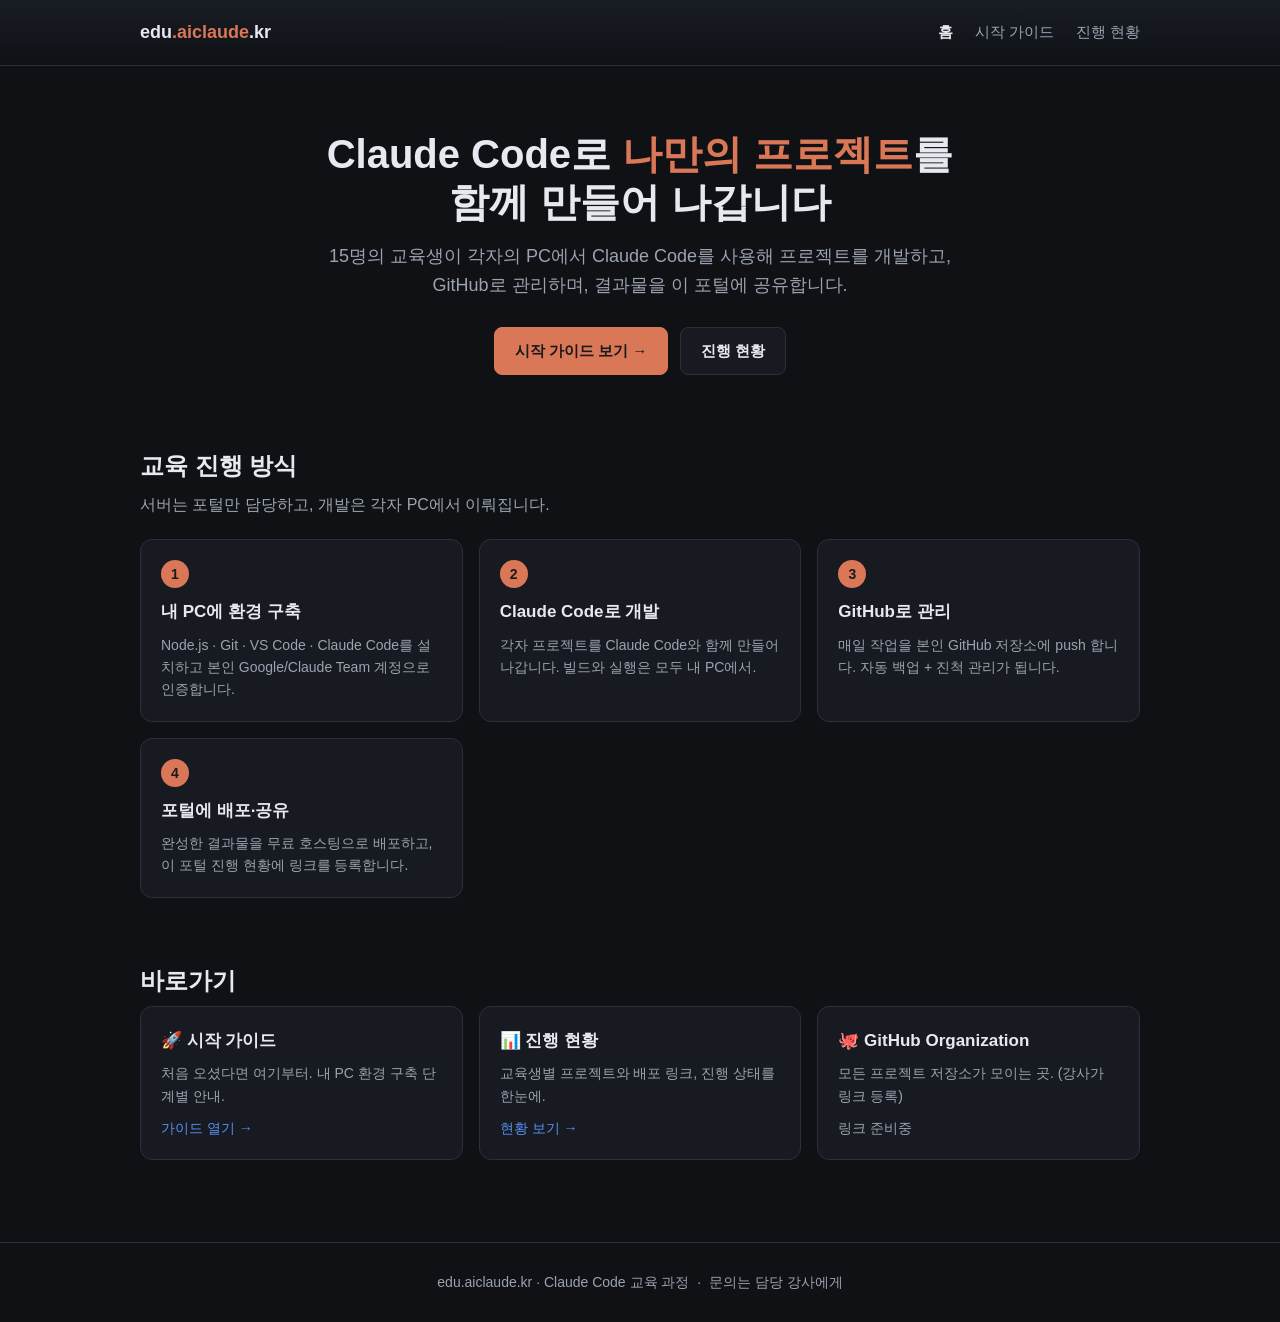
<file: portal/index.html>
<!DOCTYPE html>
<html lang="ko">
<head>
  <meta charset="UTF-8" />
  <meta name="viewport" content="width=device-width, initial-scale=1.0" />
  <meta name="description" content="Claude Code 교육 포털 — 15명의 교육생이 각자 PC에서 프로젝트를 개발하고 GitHub로 관리하며 결과물을 공유합니다." />
  <meta property="og:title" content="edu.aiclaude.kr · Claude Code 교육 포털" />
  <meta property="og:description" content="Claude Code로 나만의 프로젝트를 함께 만들어 나갑니다." />
  <meta property="og:type" content="website" />
  <title>edu.aiclaude.kr · Claude Code 교육 포털</title>
  <link rel="icon" href="assets/favicon.svg" type="image/svg+xml" />
  <link rel="stylesheet" href="assets/style.css" />
</head>
<body>
  <header class="site">
    <div class="wrap">
      <nav class="nav">
        <span class="brand">edu<span>.aiclaude</span>.kr</span>
        <span class="spacer"></span>
        <a class="link active" href="index.html">홈</a>
        <a class="link" href="onboarding.html">시작 가이드</a>
        <a class="link" href="progress.html">진행 현황</a>
      </nav>
    </div>
  </header>

  <div class="wrap">
    <section class="hero">
      <h1>Claude Code로 <span>나만의 프로젝트</span>를<br />함께 만들어 나갑니다</h1>
      <p>15명의 교육생이 각자의 PC에서 Claude Code를 사용해 프로젝트를 개발하고,
         GitHub로 관리하며, 결과물을 이 포털에 공유합니다.</p>
      <div class="cta">
        <a class="btn primary" href="onboarding.html">시작 가이드 보기 →</a>
        <a class="btn ghost" href="progress.html">진행 현황</a>
      </div>
    </section>

    <section>
      <h2 class="section-title">교육 진행 방식</h2>
      <p class="section-sub">서버는 포털만 담당하고, 개발은 각자 PC에서 이뤄집니다.</p>
      <div class="grid">
        <div class="card">
          <div class="step-no">1</div>
          <h3>내 PC에 환경 구축</h3>
          <p>Node.js · Git · VS Code · Claude Code를 설치하고 본인 Google/Claude Team 계정으로 인증합니다.</p>
        </div>
        <div class="card">
          <div class="step-no">2</div>
          <h3>Claude Code로 개발</h3>
          <p>각자 프로젝트를 Claude Code와 함께 만들어 나갑니다. 빌드와 실행은 모두 내 PC에서.</p>
        </div>
        <div class="card">
          <div class="step-no">3</div>
          <h3>GitHub로 관리</h3>
          <p>매일 작업을 본인 GitHub 저장소에 push 합니다. 자동 백업 + 진척 관리가 됩니다.</p>
        </div>
        <div class="card">
          <div class="step-no">4</div>
          <h3>포털에 배포·공유</h3>
          <p>완성한 결과물을 무료 호스팅으로 배포하고, 이 포털 진행 현황에 링크를 등록합니다.</p>
        </div>
      </div>
    </section>

    <section>
      <h2 class="section-title">바로가기</h2>
      <div class="grid">
        <div class="card">
          <h3>🚀 시작 가이드</h3>
          <p>처음 오셨다면 여기부터. 내 PC 환경 구축 단계별 안내.</p>
          <p style="margin-top:10px"><a href="onboarding.html">가이드 열기 →</a></p>
        </div>
        <div class="card">
          <h3>📊 진행 현황</h3>
          <p>교육생별 프로젝트와 배포 링크, 진행 상태를 한눈에.</p>
          <p style="margin-top:10px"><a href="progress.html">현황 보기 →</a></p>
        </div>
        <div class="card">
          <h3>🐙 GitHub Organization</h3>
          <p>모든 프로젝트 저장소가 모이는 곳. (강사가 링크 등록)</p>
          <p style="margin-top:10px"><a href="#" onclick="return false" style="color:var(--muted)">링크 준비중</a></p>
        </div>
      </div>
    </section>
  </div>

  <footer class="site">
    <div class="wrap">
      edu.aiclaude.kr · Claude Code 교육 과정 &nbsp;·&nbsp; 문의는 담당 강사에게
    </div>
  </footer>
</body>
</html>
</file>
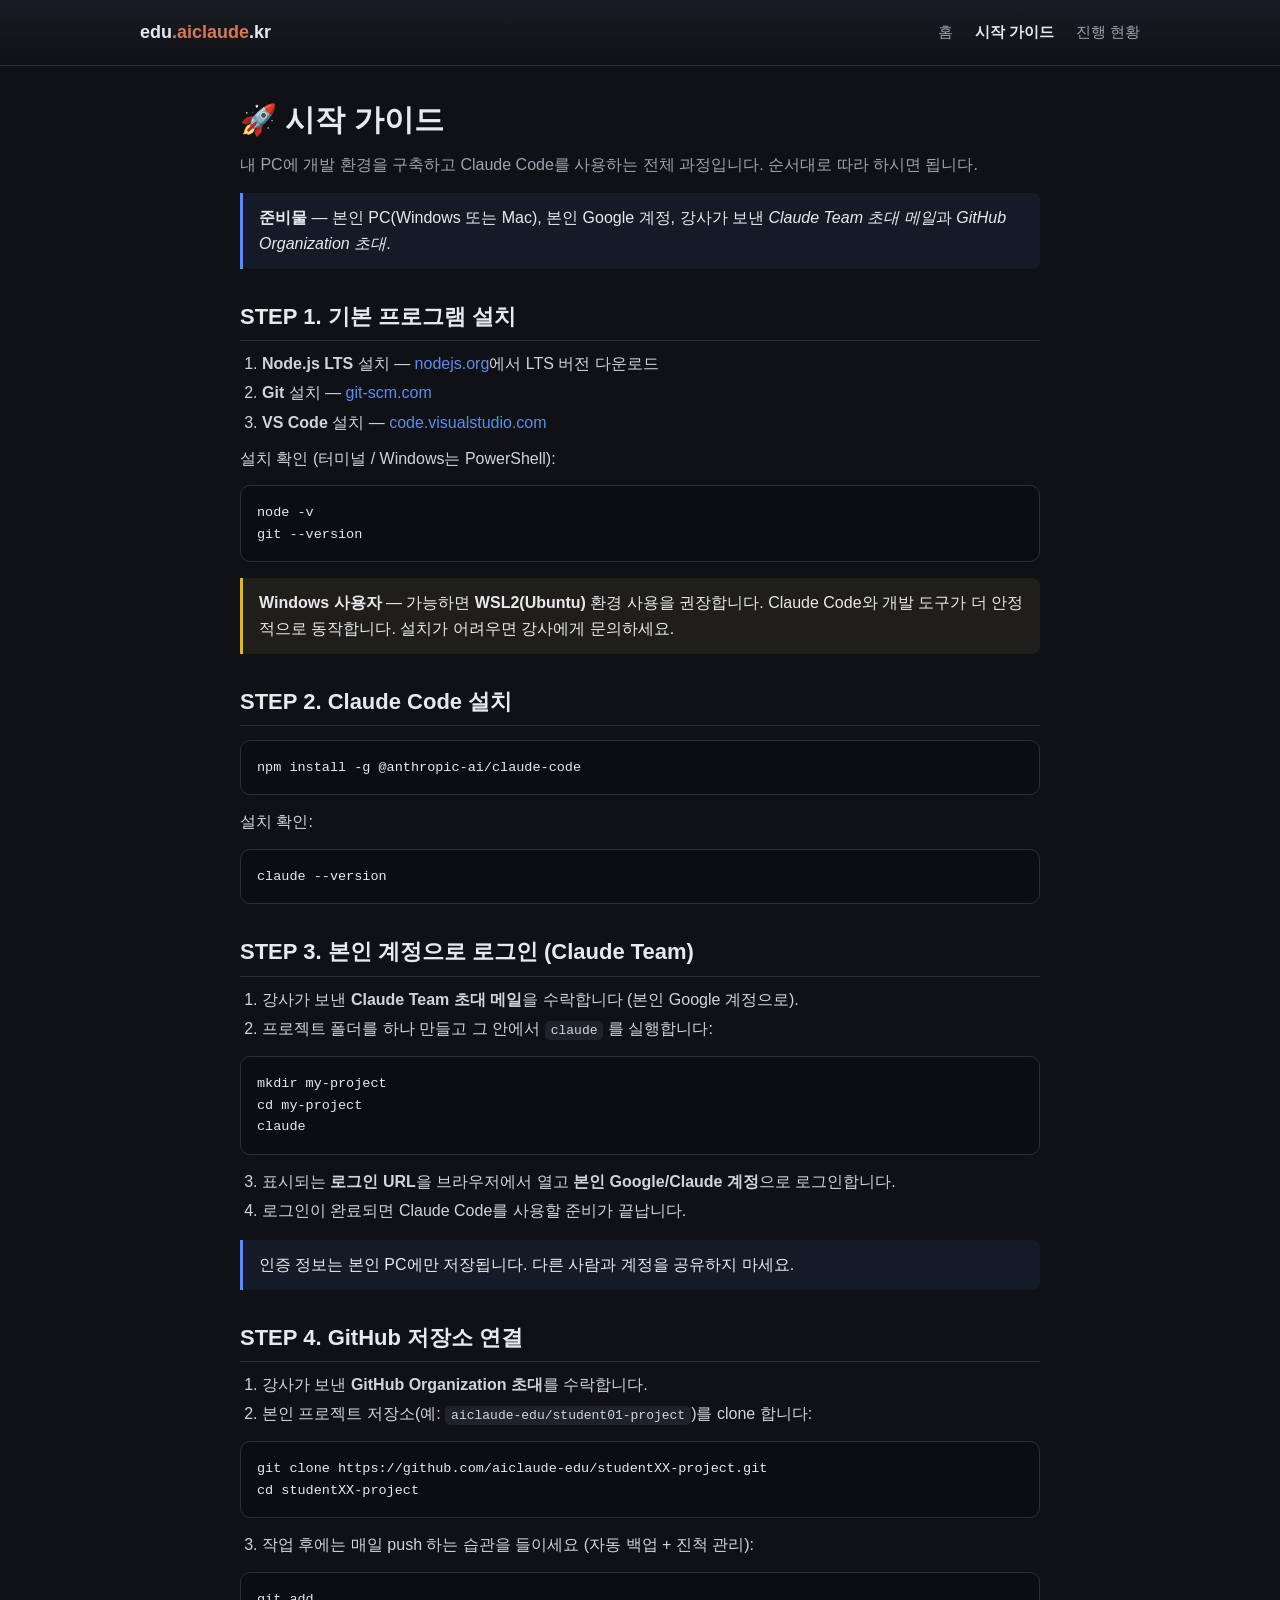
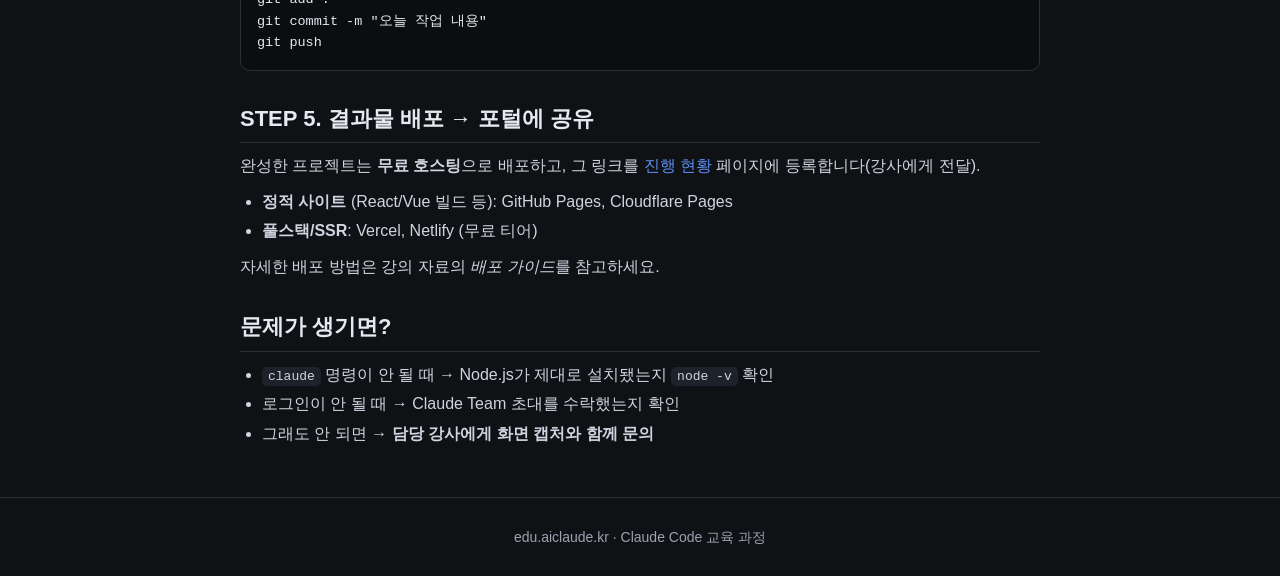
<file: portal/onboarding.html>
<!DOCTYPE html>
<html lang="ko">
<head>
  <meta charset="UTF-8" />
  <meta name="viewport" content="width=device-width, initial-scale=1.0" />
  <meta name="description" content="Claude Code 교육생 시작 가이드 — 내 PC에 개발 환경 구축부터 GitHub 연결, 결과물 배포까지." />
  <title>시작 가이드 · edu.aiclaude.kr</title>
  <link rel="icon" href="assets/favicon.svg" type="image/svg+xml" />
  <link rel="stylesheet" href="assets/style.css" />
</head>
<body>
  <header class="site">
    <div class="wrap">
      <nav class="nav">
        <span class="brand">edu<span>.aiclaude</span>.kr</span>
        <span class="spacer"></span>
        <a class="link" href="index.html">홈</a>
        <a class="link active" href="onboarding.html">시작 가이드</a>
        <a class="link" href="progress.html">진행 현황</a>
      </nav>
    </div>
  </header>

  <div class="wrap">
    <article class="doc" style="margin: 30px auto;">
      <h1>🚀 시작 가이드</h1>
      <p style="color:var(--muted)">내 PC에 개발 환경을 구축하고 Claude Code를 사용하는 전체 과정입니다.
         순서대로 따라 하시면 됩니다.</p>

      <div class="callout">
        <strong>준비물</strong> — 본인 PC(Windows 또는 Mac), 본인 Google 계정,
        강사가 보낸 <em>Claude Team 초대 메일</em>과 <em>GitHub Organization 초대</em>.
      </div>

      <h2>STEP 1. 기본 프로그램 설치</h2>
      <ol>
        <li><strong>Node.js LTS</strong> 설치 — <a href="https://nodejs.org" target="_blank">nodejs.org</a>에서 LTS 버전 다운로드</li>
        <li><strong>Git</strong> 설치 — <a href="https://git-scm.com" target="_blank">git-scm.com</a></li>
        <li><strong>VS Code</strong> 설치 — <a href="https://code.visualstudio.com" target="_blank">code.visualstudio.com</a></li>
      </ol>
      <p>설치 확인 (터미널 / Windows는 PowerShell):</p>
      <pre>node -v
git --version</pre>

      <div class="callout warn">
        <strong>Windows 사용자</strong> — 가능하면 <strong>WSL2(Ubuntu)</strong> 환경 사용을 권장합니다.
        Claude Code와 개발 도구가 더 안정적으로 동작합니다. 설치가 어려우면 강사에게 문의하세요.
      </div>

      <h2>STEP 2. Claude Code 설치</h2>
      <pre>npm install -g @anthropic-ai/claude-code</pre>
      <p>설치 확인:</p>
      <pre>claude --version</pre>

      <h2>STEP 3. 본인 계정으로 로그인 (Claude Team)</h2>
      <ol>
        <li>강사가 보낸 <strong>Claude Team 초대 메일</strong>을 수락합니다 (본인 Google 계정으로).</li>
        <li>프로젝트 폴더를 하나 만들고 그 안에서 <code class="inline">claude</code> 를 실행합니다:</li>
      </ol>
      <pre>mkdir my-project
cd my-project
claude</pre>
      <ol start="3">
        <li>표시되는 <strong>로그인 URL</strong>을 브라우저에서 열고 <strong>본인 Google/Claude 계정</strong>으로 로그인합니다.</li>
        <li>로그인이 완료되면 Claude Code를 사용할 준비가 끝납니다.</li>
      </ol>
      <div class="callout">
        인증 정보는 본인 PC에만 저장됩니다. 다른 사람과 계정을 공유하지 마세요.
      </div>

      <h2>STEP 4. GitHub 저장소 연결</h2>
      <ol>
        <li>강사가 보낸 <strong>GitHub Organization 초대</strong>를 수락합니다.</li>
        <li>본인 프로젝트 저장소(예: <code class="inline">aiclaude-edu/student01-project</code>)를 clone 합니다:</li>
      </ol>
      <pre>git clone https://github.com/aiclaude-edu/studentXX-project.git
cd studentXX-project</pre>
      <ol start="3">
        <li>작업 후에는 매일 push 하는 습관을 들이세요 (자동 백업 + 진척 관리):</li>
      </ol>
      <pre>git add .
git commit -m "오늘 작업 내용"
git push</pre>

      <h2>STEP 5. 결과물 배포 → 포털에 공유</h2>
      <p>완성한 프로젝트는 <strong>무료 호스팅</strong>으로 배포하고, 그 링크를
         <a href="progress.html">진행 현황</a> 페이지에 등록합니다(강사에게 전달).</p>
      <ul>
        <li><strong>정적 사이트</strong> (React/Vue 빌드 등): GitHub Pages, Cloudflare Pages</li>
        <li><strong>풀스택/SSR</strong>: Vercel, Netlify (무료 티어)</li>
      </ul>
      <p>자세한 배포 방법은 강의 자료의 <em>배포 가이드</em>를 참고하세요.</p>

      <h2>문제가 생기면?</h2>
      <ul>
        <li><code class="inline">claude</code> 명령이 안 될 때 → Node.js가 제대로 설치됐는지 <code class="inline">node -v</code> 확인</li>
        <li>로그인이 안 될 때 → Claude Team 초대를 수락했는지 확인</li>
        <li>그래도 안 되면 → <strong>담당 강사에게 화면 캡처와 함께 문의</strong></li>
      </ul>
    </article>
  </div>

  <footer class="site">
    <div class="wrap">edu.aiclaude.kr · Claude Code 교육 과정</div>
  </footer>

  <script>
  // 모든 <pre> 코드 블록에 복사 버튼을 자동 추가
  document.querySelectorAll("article.doc pre").forEach(pre => {
    const wrap = document.createElement("div");
    wrap.className = "pre-wrap";
    pre.parentNode.insertBefore(wrap, pre);
    wrap.appendChild(pre);

    const btn = document.createElement("button");
    btn.className = "copy-btn";
    btn.type = "button";
    btn.textContent = "복사";
    wrap.appendChild(btn);

    btn.addEventListener("click", async () => {
      try {
        await navigator.clipboard.writeText(pre.textContent);
      } catch {
        const r = document.createRange(); r.selectNodeContents(pre);
        const sel = getSelection(); sel.removeAllRanges(); sel.addRange(r);
        document.execCommand("copy"); sel.removeAllRanges();
      }
      btn.textContent = "복사됨 ✓";
      btn.classList.add("copied");
      setTimeout(() => { btn.textContent = "복사"; btn.classList.remove("copied"); }, 1500);
    });
  });
  </script>
</body>
</html>
</file>
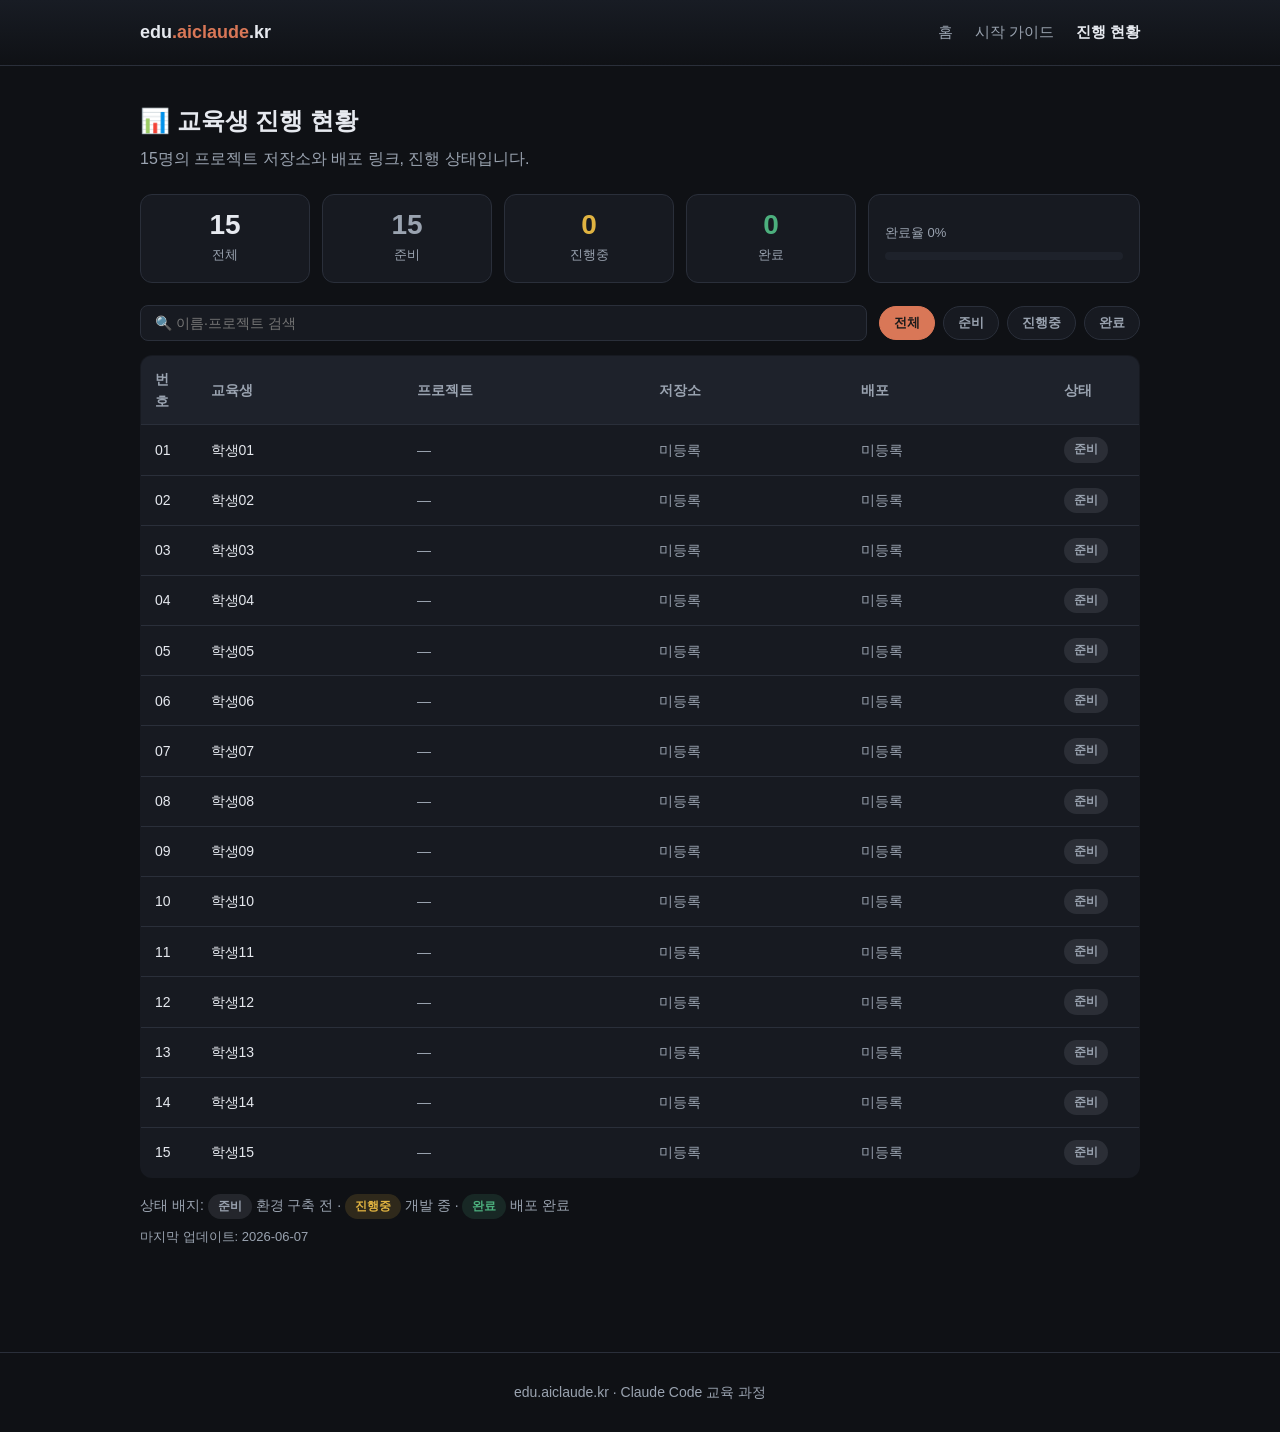
<file: portal/progress.html>
<!DOCTYPE html>
<html lang="ko">
<head>
  <meta charset="UTF-8" />
  <meta name="viewport" content="width=device-width, initial-scale=1.0" />
  <meta name="description" content="Claude Code 교육생 15명의 프로젝트 진행 현황 · 저장소 · 배포 링크" />
  <title>진행 현황 · edu.aiclaude.kr</title>
  <link rel="icon" href="assets/favicon.svg" type="image/svg+xml" />
  <link rel="stylesheet" href="assets/style.css" />
</head>
<body>
  <header class="site">
    <div class="wrap">
      <nav class="nav">
        <span class="brand">edu<span>.aiclaude</span>.kr</span>
        <span class="spacer"></span>
        <a class="link" href="index.html">홈</a>
        <a class="link" href="onboarding.html">시작 가이드</a>
        <a class="link active" href="progress.html">진행 현황</a>
      </nav>
    </div>
  </header>

  <div class="wrap">
    <section style="padding-top:36px">
      <h2 class="section-title">📊 교육생 진행 현황</h2>
      <p class="section-sub">15명의 프로젝트 저장소와 배포 링크, 진행 상태입니다.</p>

      <!-- 요약 통계 (자동 계산) -->
      <div class="stats" id="stats"></div>

      <!-- 검색 / 필터 -->
      <div class="toolbar">
        <input id="search" class="search" type="search" placeholder="🔍 이름·프로젝트 검색" />
        <div class="filters" id="filters">
          <button class="chip active" data-filter="all">전체</button>
          <button class="chip" data-filter="todo">준비</button>
          <button class="chip" data-filter="prog">진행중</button>
          <button class="chip" data-filter="ok">완료</button>
        </div>
      </div>

      <table class="board">
        <thead>
          <tr>
            <th style="width:56px">번호</th>
            <th>교육생</th>
            <th>프로젝트</th>
            <th>저장소</th>
            <th>배포</th>
            <th style="width:90px">상태</th>
          </tr>
        </thead>
        <tbody id="rows"></tbody>
      </table>
      <p id="empty" class="empty" hidden>검색 결과가 없습니다.</p>

      <p style="color:var(--muted); margin-top:16px; font-size:14px">
        상태 배지: <span class="badge todo">준비</span> 환경 구축 전 ·
        <span class="badge prog">진행중</span> 개발 중 ·
        <span class="badge ok">완료</span> 배포 완료
      </p>
      <p id="updated" class="section-sub" style="font-size:13px; margin-top:8px"></p>
    </section>
  </div>

  <footer class="site">
    <div class="wrap">edu.aiclaude.kr · Claude Code 교육 과정</div>
  </footer>

  <script>
  /* ─────────────────────────────────────────────────────────────
     강사 안내: 아래 STUDENTS 배열만 수정하면 표·요약 통계가 자동 갱신됩니다.
       name     : 교육생 이름(또는 닉네임)
       project  : 프로젝트명 (없으면 "")
       repo     : GitHub 저장소 URL (없으면 "")
       demo     : 배포(데모) URL (없으면 "")
       status   : "todo"(준비) | "prog"(진행중) | "ok"(완료)
     UPDATED 날짜도 갱신해 주세요.
  ───────────────────────────────────────────────────────────── */
  const UPDATED = "2026-06-07";
  const STUDENTS = [
    { name: "학생01", project: "",  repo: "", demo: "", status: "todo" },
    { name: "학생02", project: "",  repo: "", demo: "", status: "todo" },
    { name: "학생03", project: "",  repo: "", demo: "", status: "todo" },
    { name: "학생04", project: "",  repo: "", demo: "", status: "todo" },
    { name: "학생05", project: "",  repo: "", demo: "", status: "todo" },
    { name: "학생06", project: "",  repo: "", demo: "", status: "todo" },
    { name: "학생07", project: "",  repo: "", demo: "", status: "todo" },
    { name: "학생08", project: "",  repo: "", demo: "", status: "todo" },
    { name: "학생09", project: "",  repo: "", demo: "", status: "todo" },
    { name: "학생10", project: "",  repo: "", demo: "", status: "todo" },
    { name: "학생11", project: "",  repo: "", demo: "", status: "todo" },
    { name: "학생12", project: "",  repo: "", demo: "", status: "todo" },
    { name: "학생13", project: "",  repo: "", demo: "", status: "todo" },
    { name: "학생14", project: "",  repo: "", demo: "", status: "todo" },
    { name: "학생15", project: "",  repo: "", demo: "", status: "todo" },
  ];

  const LABEL = { todo: "준비", prog: "진행중", ok: "완료" };
  const esc = (s) => String(s).replace(/[&<>"']/g, c =>
    ({ "&":"&amp;","<":"&lt;",">":"&gt;",'"':"&quot;","'":"&#39;" }[c]));
  const dash = '<span style="color:var(--muted)">—</span>';
  const link = (url, text) =>
    url ? `<a href="${esc(url)}" target="_blank" rel="noopener">${text}</a>`
        : '<span style="color:var(--muted)">미등록</span>';

  let activeFilter = "all";
  let query = "";

  function renderStats() {
    const c = { todo: 0, prog: 0, ok: 0 };
    STUDENTS.forEach(s => { c[s.status] = (c[s.status] || 0) + 1; });
    const total = STUDENTS.length;
    const pct = total ? Math.round((c.ok / total) * 100) : 0;
    document.getElementById("stats").innerHTML = `
      <div class="stat"><div class="stat-num">${total}</div><div class="stat-lbl">전체</div></div>
      <div class="stat"><div class="stat-num" style="color:var(--muted)">${c.todo}</div><div class="stat-lbl">준비</div></div>
      <div class="stat"><div class="stat-num" style="color:var(--warn)">${c.prog}</div><div class="stat-lbl">진행중</div></div>
      <div class="stat"><div class="stat-num" style="color:var(--ok)">${c.ok}</div><div class="stat-lbl">완료</div></div>
      <div class="stat wide">
        <div class="stat-lbl" style="margin-bottom:8px">완료율 ${pct}%</div>
        <div class="bar"><div class="bar-fill" style="width:${pct}%"></div></div>
      </div>`;
  }

  function renderRows() {
    const tbody = document.getElementById("rows");
    const q = query.trim().toLowerCase();
    const list = STUDENTS
      .map((s, i) => ({ ...s, no: i + 1 }))
      .filter(s => activeFilter === "all" || s.status === activeFilter)
      .filter(s => !q ||
        s.name.toLowerCase().includes(q) ||
        (s.project || "").toLowerCase().includes(q));

    tbody.innerHTML = list.map(s => `
      <tr>
        <td>${String(s.no).padStart(2, "0")}</td>
        <td>${esc(s.name)}</td>
        <td>${s.project ? esc(s.project) : dash}</td>
        <td>${link(s.repo, "repo")}</td>
        <td>${link(s.demo, "demo")}</td>
        <td><span class="badge ${s.status}">${LABEL[s.status]}</span></td>
      </tr>`).join("");

    document.getElementById("empty").hidden = list.length > 0;
  }

  function render() { renderStats(); renderRows(); }

  document.getElementById("search").addEventListener("input", e => {
    query = e.target.value; renderRows();
  });
  document.getElementById("filters").addEventListener("click", e => {
    const btn = e.target.closest(".chip");
    if (!btn) return;
    activeFilter = btn.dataset.filter;
    document.querySelectorAll("#filters .chip").forEach(b =>
      b.classList.toggle("active", b === btn));
    renderRows();
  });

  document.getElementById("updated").textContent = "마지막 업데이트: " + UPDATED;
  render();
  </script>
</body>
</html>
</file>
<file: portal/assets/style.css>
:root {
  --bg: #0f1115;
  --panel: #171a21;
  --panel-2: #1e222b;
  --text: #e6e9ef;
  --muted: #9aa3b0;
  --accent: #d97757;
  --accent-2: #5b8def;
  --border: #2a2f3a;
  --ok: #4caf7d;
  --warn: #e0b341;
}

* { box-sizing: border-box; margin: 0; padding: 0; }

body {
  font-family: -apple-system, BlinkMacSystemFont, "Segoe UI", "Noto Sans KR", Roboto, sans-serif;
  background: var(--bg);
  color: var(--text);
  line-height: 1.6;
  -webkit-font-smoothing: antialiased;
}

a { color: var(--accent-2); text-decoration: none; }
a:hover { text-decoration: underline; }

header.site {
  background: linear-gradient(180deg, #181c24, #0f1115);
  border-bottom: 1px solid var(--border);
  padding: 18px 0;
  position: sticky;
  top: 0;
  z-index: 10;
  backdrop-filter: blur(6px);
}

.wrap { max-width: 1040px; margin: 0 auto; padding: 0 20px; }

.nav {
  display: flex;
  align-items: center;
  gap: 22px;
}
.brand { font-weight: 700; font-size: 18px; color: var(--text); }
.brand span { color: var(--accent); }
.nav a.link { color: var(--muted); font-size: 15px; }
.nav a.link:hover { color: var(--text); text-decoration: none; }
.nav a.link.active { color: var(--text); font-weight: 600; }
.nav .spacer { flex: 1; }

.hero {
  padding: 64px 0 40px;
  text-align: center;
}
.hero h1 { font-size: 40px; line-height: 1.2; margin-bottom: 16px; }
.hero h1 span { color: var(--accent); }
.hero p { color: var(--muted); font-size: 18px; max-width: 640px; margin: 0 auto; }
.hero .cta { margin-top: 28px; display: flex; gap: 12px; justify-content: center; flex-wrap: wrap; }

.btn {
  display: inline-block;
  padding: 11px 20px;
  border-radius: 8px;
  font-weight: 600;
  font-size: 15px;
  border: 1px solid var(--border);
}
.btn.primary { background: var(--accent); color: #1a1a1a; border-color: var(--accent); }
.btn.primary:hover { filter: brightness(1.05); text-decoration: none; }
.btn.ghost { background: var(--panel); color: var(--text); }
.btn.ghost:hover { background: var(--panel-2); text-decoration: none; }

section { padding: 32px 0; }
h2.section-title { font-size: 24px; margin-bottom: 6px; }
.section-sub { color: var(--muted); margin-bottom: 22px; }

.grid {
  display: grid;
  grid-template-columns: repeat(auto-fill, minmax(240px, 1fr));
  gap: 16px;
}
.card {
  background: var(--panel);
  border: 1px solid var(--border);
  border-radius: 12px;
  padding: 20px;
}
.card h3 { font-size: 17px; margin-bottom: 8px; }
.card p { color: var(--muted); font-size: 14px; }
.card .step-no {
  display: inline-flex; align-items: center; justify-content: center;
  width: 28px; height: 28px; border-radius: 50%;
  background: var(--accent); color: #1a1a1a; font-weight: 700; font-size: 14px;
  margin-bottom: 10px;
}

table.board {
  width: 100%;
  border-collapse: collapse;
  background: var(--panel);
  border: 1px solid var(--border);
  border-radius: 12px;
  overflow: hidden;
}
table.board th, table.board td {
  text-align: left;
  padding: 12px 14px;
  border-bottom: 1px solid var(--border);
  font-size: 14px;
}
table.board th { background: var(--panel-2); color: var(--muted); font-weight: 600; }
table.board tr:last-child td { border-bottom: none; }

.badge {
  display: inline-block; padding: 3px 10px; border-radius: 999px;
  font-size: 12px; font-weight: 600;
}
.badge.ok { background: rgba(76,175,125,.15); color: var(--ok); }
.badge.prog { background: rgba(224,179,65,.15); color: var(--warn); }
.badge.todo { background: rgba(154,163,176,.15); color: var(--muted); }

code, pre {
  font-family: "SFMono-Regular", Consolas, "Liberation Mono", Menlo, monospace;
}
pre {
  background: #0b0d11;
  border: 1px solid var(--border);
  border-radius: 10px;
  padding: 16px;
  overflow-x: auto;
  font-size: 13.5px;
  margin: 14px 0;
}
code.inline { background: var(--panel-2); padding: 2px 6px; border-radius: 5px; font-size: 13px; }

.doc { max-width: 800px; }
.doc h1 { font-size: 30px; margin: 12px 0 8px; }
.doc h2 { font-size: 22px; margin: 30px 0 10px; border-bottom: 1px solid var(--border); padding-bottom: 6px; }
.doc h3 { font-size: 17px; margin: 22px 0 8px; }
.doc p, .doc li { color: #cfd5df; }
.doc ul, .doc ol { margin: 10px 0 10px 22px; }
.doc li { margin: 4px 0; }
.callout {
  background: rgba(91,141,239,.08);
  border-left: 3px solid var(--accent-2);
  padding: 12px 16px; border-radius: 0 8px 8px 0; margin: 16px 0;
}
.callout.warn { background: rgba(224,179,65,.08); border-left-color: var(--warn); }

footer.site {
  border-top: 1px solid var(--border);
  padding: 28px 0;
  margin-top: 50px;
  color: var(--muted);
  font-size: 14px;
  text-align: center;
}

/* ── 진행 현황: 요약 통계 ── */
.stats {
  display: grid;
  grid-template-columns: repeat(4, 1fr) 1.6fr;
  gap: 12px;
  margin: 4px 0 22px;
}
.stat {
  background: var(--panel);
  border: 1px solid var(--border);
  border-radius: 12px;
  padding: 16px;
  text-align: center;
}
.stat.wide { text-align: left; display: flex; flex-direction: column; justify-content: center; }
.stat-num { font-size: 28px; font-weight: 700; line-height: 1; }
.stat-lbl { color: var(--muted); font-size: 13px; margin-top: 6px; }
.bar { height: 8px; background: var(--panel-2); border-radius: 999px; overflow: hidden; }
.bar-fill { height: 100%; background: linear-gradient(90deg, var(--accent), var(--ok)); border-radius: 999px; transition: width .4s ease; }

/* ── 진행 현황: 검색 / 필터 ── */
.toolbar {
  display: flex; gap: 12px; align-items: center;
  margin-bottom: 14px; flex-wrap: wrap;
}
.search {
  flex: 1; min-width: 200px;
  background: var(--panel); color: var(--text);
  border: 1px solid var(--border); border-radius: 8px;
  padding: 9px 14px; font-size: 14px;
}
.search:focus { outline: none; border-color: var(--accent-2); }
.filters { display: flex; gap: 8px; flex-wrap: wrap; }
.chip {
  background: var(--panel); color: var(--muted);
  border: 1px solid var(--border); border-radius: 999px;
  padding: 7px 14px; font-size: 13px; font-weight: 600; cursor: pointer;
}
.chip:hover { color: var(--text); }
.chip.active { background: var(--accent); color: #1a1a1a; border-color: var(--accent); }
.empty { color: var(--muted); text-align: center; padding: 28px 0; }

/* ── 코드 복사 버튼 ── */
.pre-wrap { position: relative; }
.copy-btn {
  position: absolute; top: 8px; right: 8px;
  background: var(--panel-2); color: var(--muted);
  border: 1px solid var(--border); border-radius: 6px;
  padding: 4px 10px; font-size: 12px; cursor: pointer;
  opacity: 0; transition: opacity .15s;
}
.pre-wrap:hover .copy-btn { opacity: 1; }
.copy-btn:hover { color: var(--text); }
.copy-btn.copied { color: var(--ok); border-color: var(--ok); }

@media (max-width: 720px) {
  .stats { grid-template-columns: repeat(2, 1fr); }
  .stat.wide { grid-column: 1 / -1; }
}
@media (max-width: 600px) {
  .hero h1 { font-size: 30px; }
  .nav { gap: 14px; flex-wrap: wrap; }
}
</file>
